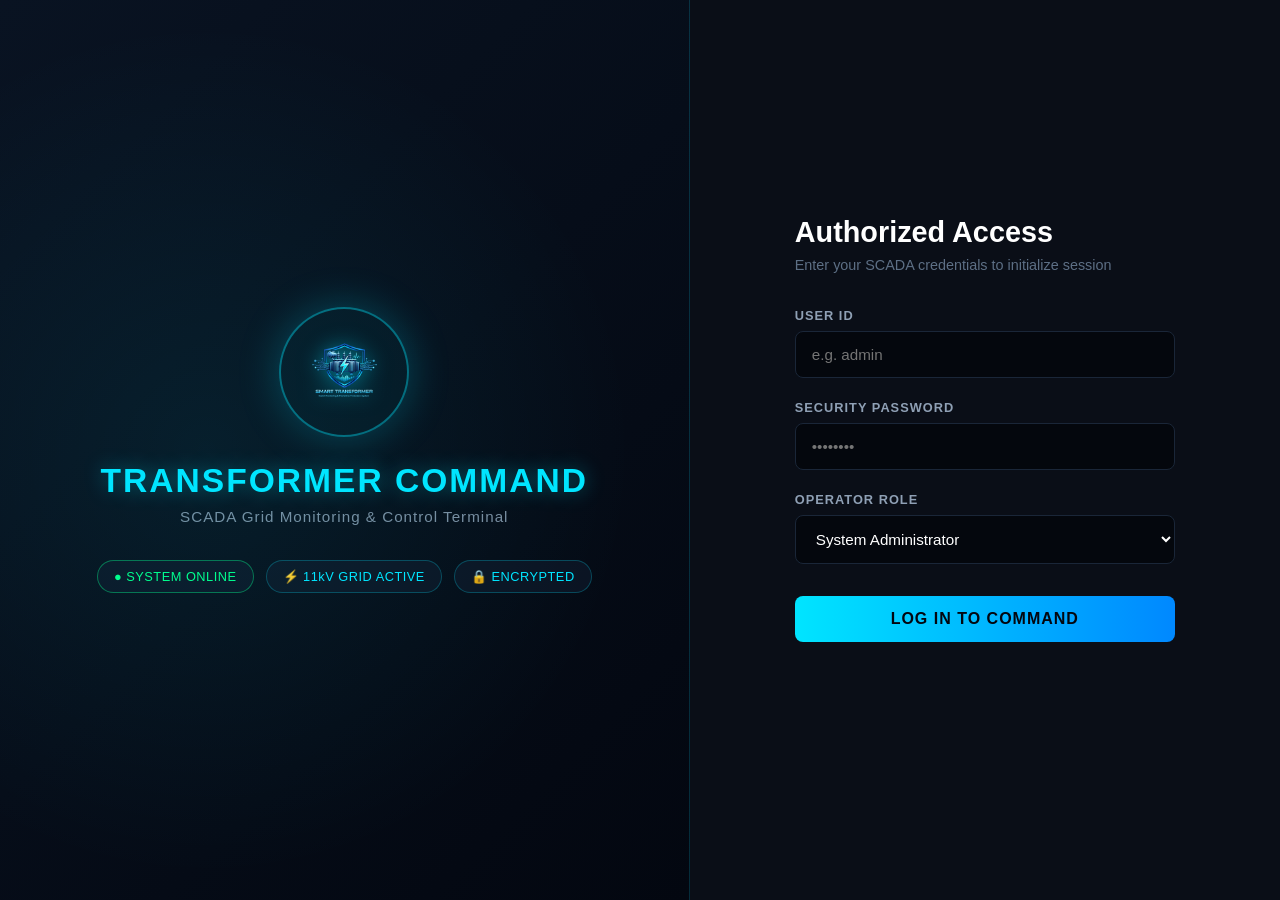
<file: login.html>
<!DOCTYPE html>
<html lang="en">
<head>
    <meta charset="UTF-8">
    <meta name="viewport" content="width=device-width, initial-scale=1.0">
    <title>⚡ SCADA Gateway - Transformer Command Center</title>
    
    <!-- FAVICON FIX -->
    <link rel="icon" href="data:,">

    <style>
        * {
            margin: 0;
            padding: 0;
            box-sizing: border-box;
            font-family: 'Segoe UI', -apple-system, BlinkMacSystemFont, Roboto, sans-serif;
        }

        body {
            height: 100vh;
            background-color: #06090e;
            color: #ffffff;
            overflow: hidden;
        }

        /* MAIN SPLIT CONTAINER */
        .split-wrapper {
            display: flex;
            width: 100vw;
            height: 100vh;
        }

        /* LEFT SIDE: BRANDING & SYSTEM STATS */
        .brand-section {
            flex: 1.2;
            background: linear-gradient(135deg, #091322 0%, #030710 100%);
            display: flex;
            flex-direction: column;
            justify-content: center;
            align-items: center;
            padding: 50px;
            position: relative;
            border-right: 1px solid rgba(0, 229, 255, 0.15);
        }

        .brand-section::before {
            content: '';
            position: absolute;
            width: 100%;
            height: 100%;
            background: radial-gradient(circle at 30% 50%, rgba(0, 229, 255, 0.08) 0%, transparent 65%);
            pointer-events: none;
        }

        .logo-floating-container {
            width: 130px;
            height: 130px;
            border-radius: 50%;
            background: rgba(0, 229, 255, 0.03);
            border: 2px solid rgba(0, 229, 255, 0.4);
            display: flex;
            justify-content: center;
            align-items: center;
            box-shadow: 0 0 40px rgba(0, 229, 255, 0.25);
            margin-bottom: 25px;
            animation: floatAnim 4s ease-in-out infinite;
        }

        .logo-floating-container img {
            width: 85px;
            height: 85px;
            object-fit: contain;
            filter: drop-shadow(0 0 10px rgba(0, 229, 255, 0.6));
        }

        @keyframes floatAnim {
            0%, 100% { transform: translateY(0); }
            50% { transform: translateY(-12px); }
        }

        .brand-title {
            font-size: 2.1rem;
            font-weight: 700;
            color: #00e5ff;
            letter-spacing: 2px;
            text-align: center;
            margin-bottom: 8px;
            text-shadow: 0 0 20px rgba(0, 229, 255, 0.4);
        }

        .brand-subtitle {
            color: #7a8b9e;
            font-size: 0.95rem;
            letter-spacing: 1px;
            margin-bottom: 35px;
        }

        .status-badge-group {
            display: flex;
            gap: 12px;
            flex-wrap: wrap;
            justify-content: center;
        }

        .badge {
            background: rgba(13, 22, 38, 0.8);
            border: 1px solid rgba(0, 229, 255, 0.25);
            padding: 8px 16px;
            border-radius: 20px;
            font-size: 0.8rem;
            color: #00e5ff;
            letter-spacing: 0.5px;
        }

        .badge.online {
            border-color: rgba(0, 255, 136, 0.4);
            color: #00ff88;
        }

        /* RIGHT SIDE: MODERN LOGIN FORM */
        .form-section {
            flex: 1;
            background: #0a0e17;
            display: flex;
            justify-content: center;
            align-items: center;
            padding: 50px;
        }

        .form-box {
            width: 100%;
            max-width: 380px;
        }

        .form-header {
            margin-bottom: 35px;
        }

        .form-header h3 {
            font-size: 1.8rem;
            color: #ffffff;
            font-weight: 600;
            margin-bottom: 8px;
        }

        .form-header p {
            color: #5d6f85;
            font-size: 0.9rem;
        }

        .field-group {
            margin-bottom: 22px;
        }

        .field-group label {
            display: block;
            font-size: 0.8rem;
            color: #8fa0b5;
            margin-bottom: 8px;
            text-transform: uppercase;
            letter-spacing: 1px;
            font-weight: 600;
        }

        .field-group input, .field-group select {
            width: 100%;
            padding: 14px 16px;
            background: #04070d;
            border: 1px solid #1a2638;
            border-radius: 8px;
            color: #ffffff;
            font-size: 0.95rem;
            outline: none;
            transition: all 0.3s ease;
        }

        .field-group input:focus, .field-group select:focus {
            border-color: #00e5ff;
            box-shadow: 0 0 15px rgba(0, 229, 255, 0.2);
            background: #060b14;
        }

        .field-group select option {
            background: #0a0e17;
            color: #ffffff;
        }

        .login-btn {
            width: 100%;
            padding: 14px;
            background: linear-gradient(90deg, #00e5ff, #0088ff);
            border: none;
            border-radius: 8px;
            color: #030710;
            font-weight: 700;
            font-size: 1rem;
            cursor: pointer;
            transition: all 0.3s ease;
            margin-top: 10px;
            letter-spacing: 1px;
        }

        .login-btn:hover {
            box-shadow: 0 0 25px rgba(0, 229, 255, 0.5);
            transform: translateY(-2px);
        }

        .login-btn:active {
            transform: translateY(0);
        }

        #statusMessage {
            margin-top: 20px;
            font-size: 0.9rem;
            min-height: 22px;
            text-align: center;
        }

        /* RESPONSIVE DESIGN FOR MOBILE / SMALLER SCREENS */
        @media (max-width: 850px) {
            .split-wrapper {
                flex-direction: column;
                overflow-y: auto;
            }
            .brand-section {
                padding: 40px 20px;
                flex: none;
            }
            .form-section {
                padding: 40px 20px;
                flex: none;
            }
        }
    </style>
</head>
<body>

    <div class="split-wrapper">
        <!-- LEFT PANEL: BRANDING & SYSTEM INDICATORS -->
        <div class="brand-section">
            <div class="logo-floating-container">
                <img src="images/transformer.png" alt="Transformer Logo">
            </div>

            <h1 class="brand-title">TRANSFORMER COMMAND</h1>
            <p class="brand-subtitle">SCADA Grid Monitoring & Control Terminal</p>

            <div class="status-badge-group">
                <span class="badge online">● SYSTEM ONLINE</span>
                <span class="badge">⚡ 11kV GRID ACTIVE</span>
                <span class="badge">🔒 ENCRYPTED</span>
            </div>
        </div>

        <!-- RIGHT PANEL: LOGIN ACCESS -->
        <div class="form-section">
            <div class="form-box">
                <div class="form-header">
                    <h3>Authorized Access</h3>
                    <p>Enter your SCADA credentials to initialize session</p>
                </div>

                <form id="loginForm">
                    <div class="field-group">
                        <label>User ID</label>
                        <input type="text" id="username" placeholder="e.g. admin" required autocomplete="off">
                    </div>

                    <div class="field-group">
                        <label>Security Password</label>
                        <input type="password" id="password" placeholder="••••••••" required>
                    </div>

                    <div class="field-group">
                        <label>Operator Role</label>
                        <select id="role">
                            <option value="admin">System Administrator</option>
                            <option value="operator">Grid Operator</option>
                            <option value="viewer">Field Viewer</option>
                        </select>
                    </div>

                    <button type="submit" id="loginBtn" class="login-btn">LOG IN TO COMMAND</button>
                    <div id="statusMessage"></div>
                </form>
            </div>
        </div>
    </div>

    <!-- EXTERNAL SCRIPT LINK -->
    <script src="login.js"></script>

</body>
</html>
</file>
